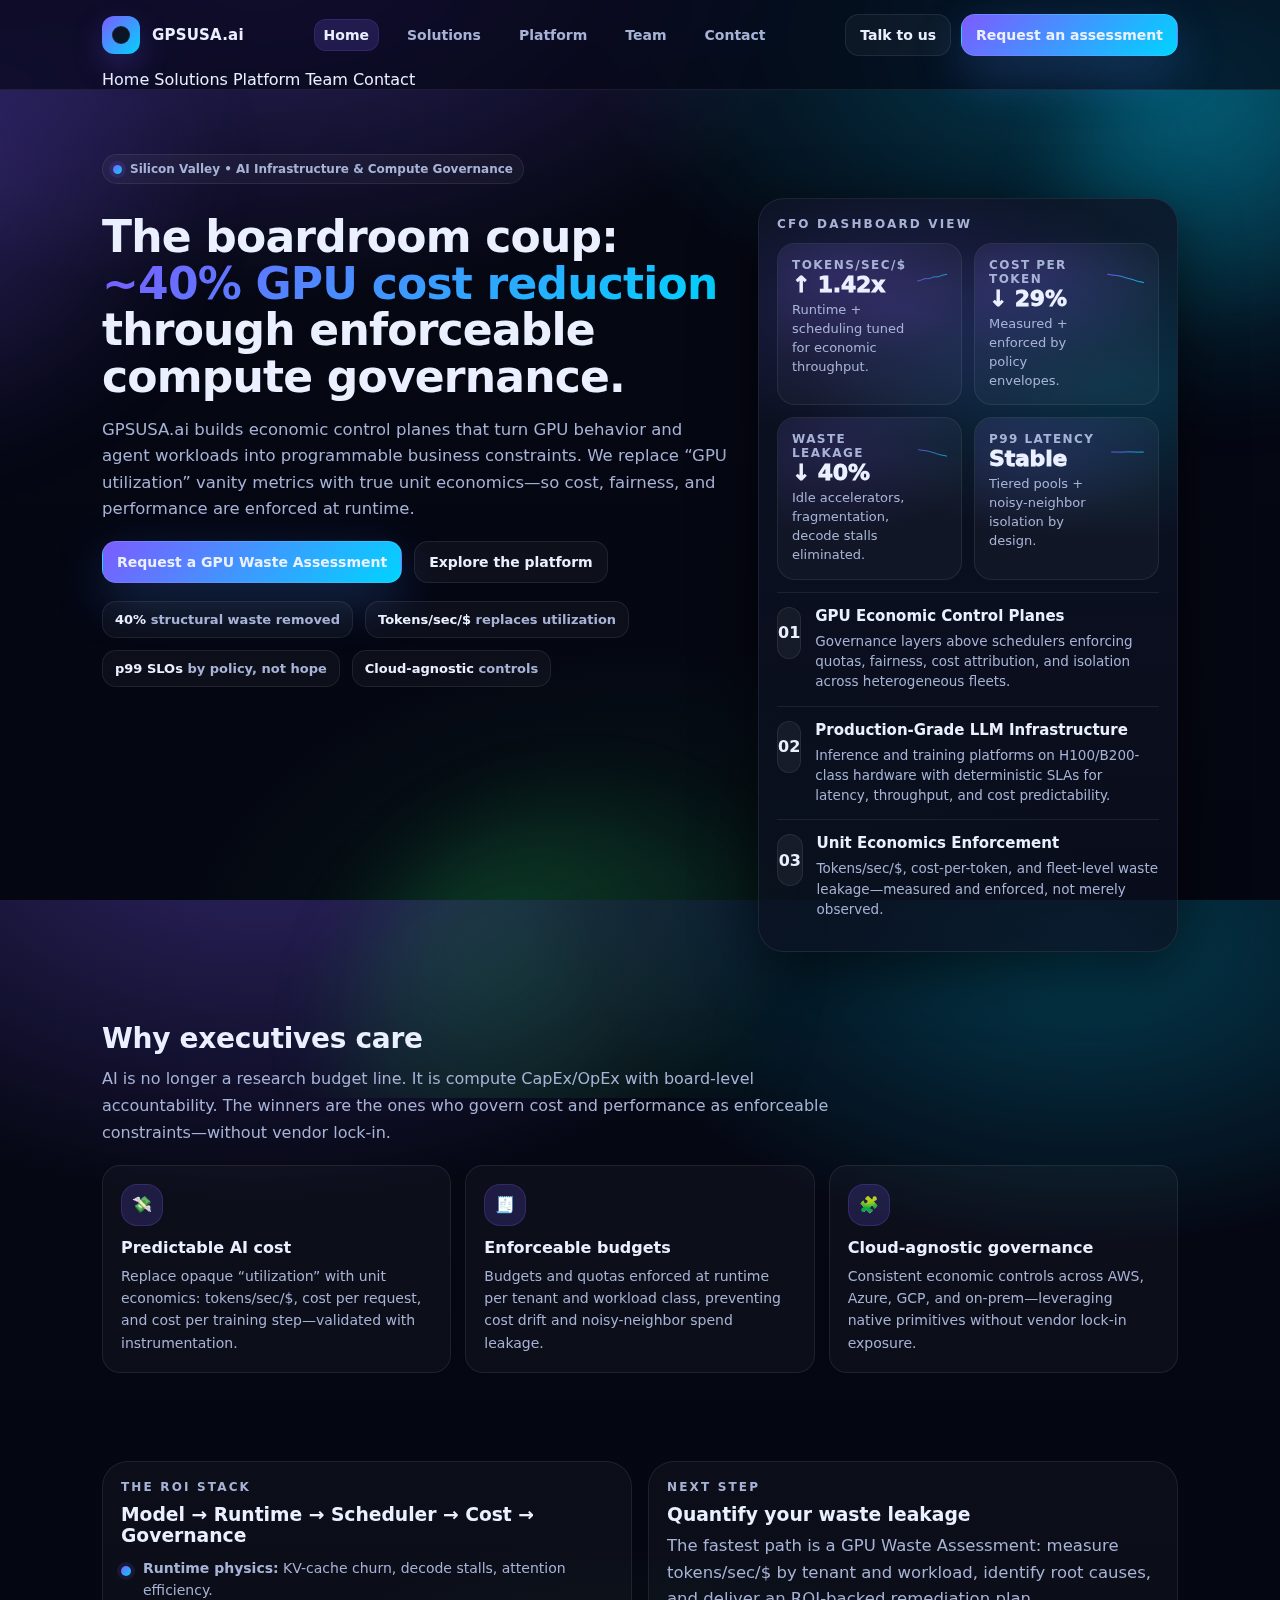
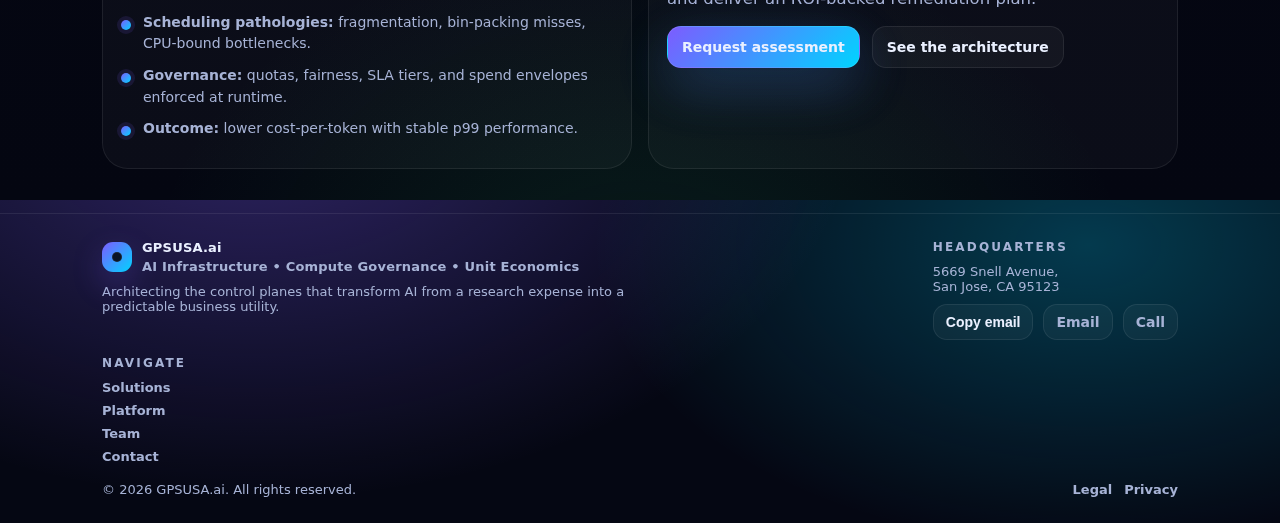
<file: index.html>
<!doctype html>
<html lang="en">
<head>
  <meta charset="utf-8">
  <meta name="viewport" content="width=device-width, initial-scale=1">
  <title>Home | GPSUSA.ai</title>
  <meta name="description" content="GPSUSA.ai — AI Infrastructure & Compute Governance">
  <link rel="icon" href="assets/favicon.svg">
  <link rel="stylesheet" href="assets/styles.css">
</head>
<body>
  <header class="nav">
    <div class="container">
      <div class="row">
        <a class="brand" href="index.html" aria-label="GPSUSA.ai home">
          <div class="logo" aria-hidden="true"></div>
          <span>GPSUSA.ai</span>
        </a>

        <nav class="navlinks" aria-label="Primary">
          <a href="index.html" class="active">Home</a>
<a href="solutions.html" class="">Solutions</a>
<a href="platform.html" class="">Platform</a>
<a href="team.html" class="">Team</a>
<a href="contact.html" class="">Contact</a>
        </nav>

        <div class="cta">
          <a class="btn" href="contact.html">Talk to us</a>
          <a class="btn primary" href="contact.html#request">Request an assessment</a>
          <button class="btn mobile-toggle" data-mobile-toggle aria-expanded="false" aria-controls="mobile-menu">Menu</button>
        </div>
      </div>
      <div id="mobile-menu" class="mobile-menu" data-mobile-menu aria-label="Mobile">
        <a href="index.html" class="active">Home</a>
<a href="solutions.html" class="">Solutions</a>
<a href="platform.html" class="">Platform</a>
<a href="team.html" class="">Team</a>
<a href="contact.html" class="">Contact</a>
      </div>
    </div>
  </header>

  <main>
    
<section class="hero">
  <div class="hero-bg" aria-hidden="true">
    <div class="orb one"></div>
    <div class="orb two"></div>
    <div class="orb three"></div>
  </div>

  <div class="container">
    <div class="badge"><span class="dot"></span> Silicon Valley • AI Infrastructure & Compute Governance</div>

    <div class="grid" style="margin-top:14px">
      <div>
        <h1 class="h1">
          The boardroom coup: <span style="background:linear-gradient(135deg,var(--brand),var(--brand2)); -webkit-background-clip:text; background-clip:text; color:transparent">~40% GPU cost reduction</span>
          through enforceable compute governance.
        </h1>
        <p class="sub">
          GPSUSA.ai builds economic control planes that turn GPU behavior and agent workloads into programmable business constraints.
          We replace “GPU utilization” vanity metrics with true unit economics—so cost, fairness, and performance are enforced at runtime.
        </p>

        <div style="margin-top:18px; display:flex; gap:12px; flex-wrap:wrap">
          <a class="btn primary" href="contact.html#request">Request a GPU Waste Assessment</a>
          <a class="btn" href="platform.html">Explore the platform</a>
        </div>

        <div class="kpis">
          <div class="kpi"><b data-count="40" data-suffix="%">40%</b> structural waste removed</div>
          <div class="kpi"><b>Tokens/sec/$</b> replaces utilization</div>
          <div class="kpi"><b>p99 SLOs</b> by policy, not hope</div>
          <div class="kpi"><b>Cloud-agnostic</b> controls</div>
        </div>
      </div>

      <div class="panel">
        <div class="inner">
          <div class="mini-title">CFO dashboard view</div>

          <div class="dash">
            <div class="metric-row">
              <div class="metric">
                <div class="top">
                  <div>
                    <div class="label">Tokens/sec/$</div>
                    <div class="value">↑ 1.42x</div>
                    <div class="hint">Runtime + scheduling tuned for economic throughput.</div>
                  </div>
                  <svg class="spark" viewBox="0 0 100 40" aria-hidden="true">
                    <defs>
                      <linearGradient id="grad" x1="0" y1="0" x2="1" y2="0">
                        <stop offset="0" stop-color="#7C5CFF"/>
                        <stop offset="1" stop-color="#00D4FF"/>
                      </linearGradient>
                    </defs>
                    <path class="fade" d="M2 30 C 18 28, 22 20, 34 22 C 46 24, 52 14, 62 16 C 72 18, 78 10, 98 8"></path>
                    <path d="M2 30 C 18 28, 22 20, 34 22 C 46 24, 52 14, 62 16 C 72 18, 78 10, 98 8"></path>
                  </svg>
                </div>
              </div>

              <div class="metric">
                <div class="top">
                  <div>
                    <div class="label">Cost per token</div>
                    <div class="value">↓ 29%</div>
                    <div class="hint">Measured + enforced by policy envelopes.</div>
                  </div>
                  <svg class="spark" viewBox="0 0 100 40" aria-hidden="true">
                    <defs>
                      <linearGradient id="grad" x1="0" y1="0" x2="1" y2="0">
                        <stop offset="0" stop-color="#7C5CFF"/>
                        <stop offset="1" stop-color="#00D4FF"/>
                      </linearGradient>
                    </defs>
                    <path class="fade" d="M2 10 C 18 14, 28 12, 40 16 C 56 22, 64 22, 74 26 C 86 31, 92 30, 98 32"></path>
                    <path d="M2 10 C 18 14, 28 12, 40 16 C 56 22, 64 22, 74 26 C 86 31, 92 30, 98 32"></path>
                  </svg>
                </div>
              </div>
            </div>

            <div class="metric-row">
              <div class="metric">
                <div class="top">
                  <div>
                    <div class="label">Waste leakage</div>
                    <div class="value">↓ 40%</div>
                    <div class="hint">Idle accelerators, fragmentation, decode stalls eliminated.</div>
                  </div>
                  <svg class="spark" viewBox="0 0 100 40" aria-hidden="true">
                    <defs>
                      <linearGradient id="grad" x1="0" y1="0" x2="1" y2="0">
                        <stop offset="0" stop-color="#7C5CFF"/>
                        <stop offset="1" stop-color="#00D4FF"/>
                      </linearGradient>
                    </defs>
                    <path class="fade" d="M2 12 C 16 16, 26 14, 38 18 C 52 22, 60 24, 70 28 C 82 32, 90 31, 98 34"></path>
                    <path d="M2 12 C 16 16, 26 14, 38 18 C 52 22, 60 24, 70 28 C 82 32, 90 31, 98 34"></path>
                  </svg>
                </div>
              </div>

              <div class="metric">
                <div class="top">
                  <div>
                    <div class="label">p99 latency</div>
                    <div class="value">Stable</div>
                    <div class="hint">Tiered pools + noisy-neighbor isolation by design.</div>
                  </div>
                  <svg class="spark" viewBox="0 0 100 40" aria-hidden="true">
                    <defs>
                      <linearGradient id="grad" x1="0" y1="0" x2="1" y2="0">
                        <stop offset="0" stop-color="#7C5CFF"/>
                        <stop offset="1" stop-color="#00D4FF"/>
                      </linearGradient>
                    </defs>
                    <path class="fade" d="M2 20 C 18 20, 30 21, 40 20 C 55 19, 64 20, 74 20 C 86 21, 92 20, 98 20"></path>
                    <path d="M2 20 C 18 20, 30 21, 40 20 C 55 19, 64 20, 74 20 C 86 21, 92 20, 98 20"></path>
                  </svg>
                </div>
              </div>
            </div>
          </div>

          <div class="stat" style="margin-top:12px">
            <div class="num">01</div>
            <div>
              <h3>GPU Economic Control Planes</h3>
              <p>Governance layers above schedulers enforcing quotas, fairness, cost attribution, and isolation across heterogeneous fleets.</p>
            </div>
          </div>
          <div class="stat">
            <div class="num">02</div>
            <div>
              <h3>Production-Grade LLM Infrastructure</h3>
              <p>Inference and training platforms on H100/B200-class hardware with deterministic SLAs for latency, throughput, and cost predictability.</p>
            </div>
          </div>
          <div class="stat">
            <div class="num">03</div>
            <div>
              <h3>Unit Economics Enforcement</h3>
              <p>Tokens/sec/$, cost-per-token, and fleet-level waste leakage—measured and enforced, not merely observed.</p>
            </div>
          </div>

        </div>
      </div>
    </div>
  </div>
</section>

<section class="section">
  <div class="container">
    <h2>Why executives care</h2>
    <p class="lead">
      AI is no longer a research budget line. It is compute CapEx/OpEx with board-level accountability. The winners are the ones
      who govern cost and performance as enforceable constraints—without vendor lock-in.
    </p>

    <div class="cards">
      <div class="card">
        <div class="icon">💸</div>
        <h3>Predictable AI cost</h3>
        <p>Replace opaque “utilization” with unit economics: tokens/sec/$, cost per request, and cost per training step—validated with instrumentation.</p>
      </div>
      <div class="card">
        <div class="icon">🧾</div>
        <h3>Enforceable budgets</h3>
        <p>Budgets and quotas enforced at runtime per tenant and workload class, preventing cost drift and noisy-neighbor spend leakage.</p>
      </div>
      <div class="card">
        <div class="icon">🧩</div>
        <h3>Cloud-agnostic governance</h3>
        <p>Consistent economic controls across AWS, Azure, GCP, and on-prem—leveraging native primitives without vendor lock-in exposure.</p>
      </div>
    </div>
  </div>
</section>

<section class="section">
  <div class="container">
    <div class="split">
      <div class="block">
        <div class="smallcaps">The ROI stack</div>
        <h3 style="margin-top:10px">Model → Runtime → Scheduler → Cost → Governance</h3>
        <ul class="list">
          <li><b>Runtime physics:</b> KV-cache churn, decode stalls, attention efficiency.</li>
          <li><b>Scheduling pathologies:</b> fragmentation, bin-packing misses, CPU-bound bottlenecks.</li>
          <li><b>Governance:</b> quotas, fairness, SLA tiers, and spend envelopes enforced at runtime.</li>
          <li><b>Outcome:</b> lower cost-per-token with stable p99 performance.</li>
        </ul>
      </div>
      <div class="block">
        <div class="smallcaps">Next step</div>
        <h3 style="margin-top:10px">Quantify your waste leakage</h3>
        <p class="sub" style="margin:0">
          The fastest path is a GPU Waste Assessment: measure tokens/sec/$ by tenant and workload, identify root causes, and deliver an ROI-backed remediation plan.
        </p>
        <div style="margin-top:14px; display:flex; gap:12px; flex-wrap:wrap">
          <a class="btn primary" href="contact.html#request">Request assessment</a>
          <a class="btn" href="platform.html">See the architecture</a>
        </div>
      </div>
    </div>
  </div>
</section>

  </main>

  <footer class="footer">
    <div class="container">
      <div class="row">
        <div>
          <div class="brand" style="gap:10px">
            <div class="logo" style="width:30px;height:30px;border-radius:11px"></div>
            <div>
              <div style="font-weight:900;color:var(--text);">GPSUSA.ai</div>
              <div style="margin-top:4px">AI Infrastructure • Compute Governance • Unit Economics</div>
            </div>
          </div>
          <div style="margin-top:10px; max-width:72ch">
            Architecting the control planes that transform AI from a research expense into a predictable business utility.
          </div>
        </div>
        <div style="min-width:240px">
          <div class="smallcaps">Headquarters</div>
          <div style="margin-top:10px">
            5669 Snell Avenue,<br>San Jose, CA 95123
          </div>
          <div style="margin-top:10px; display:flex; gap:10px; flex-wrap:wrap">
            <button class="btn" data-copy="info@gpscorpusa.com" style="padding:9px 12px">Copy email</button>
            <a class="btn" href="mailto:info@gpscorpusa.com" style="padding:9px 12px">Email</a>
            <a class="btn" href="tel:+14089073906" style="padding:9px 12px">Call</a>
          </div>
        </div>
        <div style="min-width:220px">
          <div class="smallcaps">Navigate</div>
          <div style="margin-top:10px; display:grid; gap:8px">
            <a href="solutions.html">Solutions</a>
            <a href="platform.html">Platform</a>
            <a href="team.html">Team</a>
            <a href="contact.html">Contact</a>
          </div>
        </div>
      </div>

      <div style="margin-top:18px; display:flex; justify-content:space-between; gap:12px; flex-wrap:wrap">
        <div>© 2026 GPSUSA.ai. All rights reserved.</div>
        <div style="display:flex; gap:12px">
          <a href="contact.html#legal">Legal</a>
          <a href="contact.html#privacy">Privacy</a>
        </div>
      </div>
    </div>
  </footer>

  <script src="assets/app.js"></script>
</body>
</html>
</file>
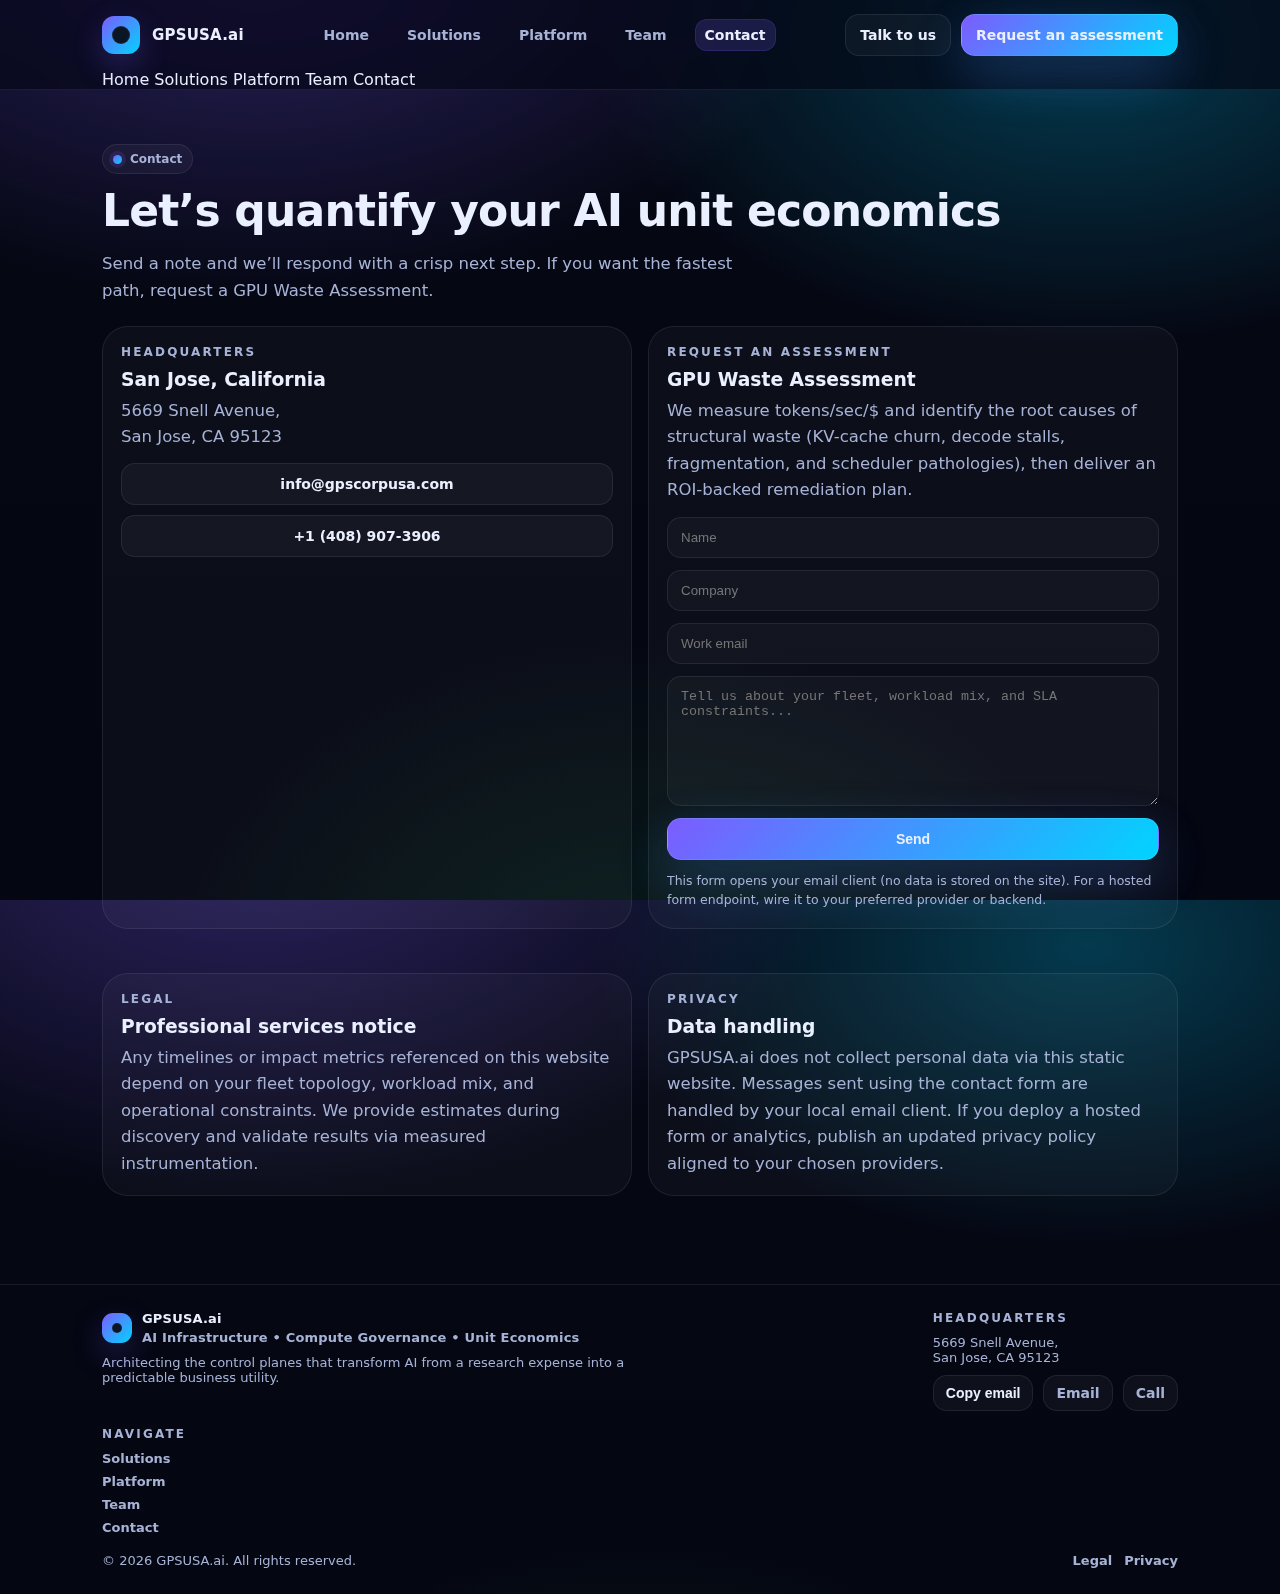
<file: contact.html>
<!doctype html>
<html lang="en">
<head>
  <meta charset="utf-8">
  <meta name="viewport" content="width=device-width, initial-scale=1">
  <title>Contact | GPSUSA.ai</title>
  <meta name="description" content="GPSUSA.ai — AI Infrastructure & Compute Governance">
  <link rel="icon" href="assets/favicon.svg">
  <link rel="stylesheet" href="assets/styles.css">
</head>
<body>
  <header class="nav">
    <div class="container">
      <div class="row">
        <a class="brand" href="index.html" aria-label="GPSUSA.ai home">
          <div class="logo" aria-hidden="true"></div>
          <span>GPSUSA.ai</span>
        </a>

        <nav class="navlinks" aria-label="Primary">
          <a href="index.html" class="">Home</a>
<a href="solutions.html" class="">Solutions</a>
<a href="platform.html" class="">Platform</a>
<a href="team.html" class="">Team</a>
<a href="contact.html" class="active">Contact</a>
        </nav>

        <div class="cta">
          <a class="btn" href="contact.html">Talk to us</a>
          <a class="btn primary" href="contact.html#request">Request an assessment</a>
          <button class="btn mobile-toggle" data-mobile-toggle aria-expanded="false" aria-controls="mobile-menu">Menu</button>
        </div>
      </div>
      <div id="mobile-menu" class="mobile-menu" data-mobile-menu aria-label="Mobile">
        <a href="index.html" class="">Home</a>
<a href="solutions.html" class="">Solutions</a>
<a href="platform.html" class="">Platform</a>
<a href="team.html" class="">Team</a>
<a href="contact.html" class="active">Contact</a>
      </div>
    </div>
  </header>

  <main>
    
<section class="section" style="padding-top:54px">
  <div class="container">
    <div class="badge"><span class="dot"></span> Contact</div>
    <h1 class="h1" style="margin-top:14px">Let’s quantify your AI unit economics</h1>
    <p class="sub">
      Send a note and we’ll respond with a crisp next step. If you want the fastest path, request a GPU Waste Assessment.
    </p>

    <div class="split" style="margin-top:22px">
      <div class="block">
        <div class="smallcaps">Headquarters</div>
        <h3 style="margin-top:10px">San Jose, California</h3>
        <p class="sub" style="margin:0">
          5669 Snell Avenue,<br>San Jose, CA 95123
        </p>
        <div style="margin-top:12px; display:grid; gap:10px">
          <a class="btn" href="mailto:info@gpscorpusa.com">info@gpscorpusa.com</a>
          <a class="btn" href="tel:+14089073906">+1 (408) 907-3906</a>
        </div>
      </div>

      <div class="block" id="request">
        <div class="smallcaps">Request an assessment</div>
        <h3 style="margin-top:10px">GPU Waste Assessment</h3>
        <p class="sub" style="margin:0">
          We measure tokens/sec/$ and identify the root causes of structural waste (KV-cache churn, decode stalls,
          fragmentation, and scheduler pathologies), then deliver an ROI-backed remediation plan.
        </p>

        <form class="form" style="margin-top:14px" action="mailto:info@gpscorpusa.com" method="post" enctype="text/plain">
          <input class="input" name="name" placeholder="Name" required>
          <input class="input" name="company" placeholder="Company">
          <input class="input" name="email" type="email" placeholder="Work email" required>
          <textarea class="textarea" name="message" placeholder="Tell us about your fleet, workload mix, and SLA constraints..." required></textarea>
          <button class="btn primary" type="submit">Send</button>
          <div class="note">
            This form opens your email client (no data is stored on the site). For a hosted form endpoint,
            wire it to your preferred provider or backend.
          </div>
        </form>
      </div>
    </div>

    <div class="section" style="padding-left:0; padding-right:0">
      <div class="split">
        <div class="block" id="legal">
          <div class="smallcaps">Legal</div>
          <h3 style="margin-top:10px">Professional services notice</h3>
          <p class="sub" style="margin:0">
            Any timelines or impact metrics referenced on this website depend on your fleet topology, workload mix, and operational constraints.
            We provide estimates during discovery and validate results via measured instrumentation.
          </p>
        </div>
        <div class="block" id="privacy">
          <div class="smallcaps">Privacy</div>
          <h3 style="margin-top:10px">Data handling</h3>
          <p class="sub" style="margin:0">
            GPSUSA.ai does not collect personal data via this static website. Messages sent using the contact form are handled by your local email client.
            If you deploy a hosted form or analytics, publish an updated privacy policy aligned to your chosen providers.
          </p>
        </div>
      </div>
    </div>
  </div>
</section>

  </main>

  <footer class="footer">
    <div class="container">
      <div class="row">
        <div>
          <div class="brand" style="gap:10px">
            <div class="logo" style="width:30px;height:30px;border-radius:11px"></div>
            <div>
              <div style="font-weight:900;color:var(--text);">GPSUSA.ai</div>
              <div style="margin-top:4px">AI Infrastructure • Compute Governance • Unit Economics</div>
            </div>
          </div>
          <div style="margin-top:10px; max-width:72ch">
            Architecting the control planes that transform AI from a research expense into a predictable business utility.
          </div>
        </div>
        <div style="min-width:240px">
          <div class="smallcaps">Headquarters</div>
          <div style="margin-top:10px">
            5669 Snell Avenue,<br>San Jose, CA 95123
          </div>
          <div style="margin-top:10px; display:flex; gap:10px; flex-wrap:wrap">
            <button class="btn" data-copy="info@gpscorpusa.com" style="padding:9px 12px">Copy email</button>
            <a class="btn" href="mailto:info@gpscorpusa.com" style="padding:9px 12px">Email</a>
            <a class="btn" href="tel:+14089073906" style="padding:9px 12px">Call</a>
          </div>
        </div>
        <div style="min-width:220px">
          <div class="smallcaps">Navigate</div>
          <div style="margin-top:10px; display:grid; gap:8px">
            <a href="solutions.html">Solutions</a>
            <a href="platform.html">Platform</a>
            <a href="team.html">Team</a>
            <a href="contact.html">Contact</a>
          </div>
        </div>
      </div>

      <div style="margin-top:18px; display:flex; justify-content:space-between; gap:12px; flex-wrap:wrap">
        <div>© 2026 GPSUSA.ai. All rights reserved.</div>
        <div style="display:flex; gap:12px">
          <a href="contact.html#legal">Legal</a>
          <a href="contact.html#privacy">Privacy</a>
        </div>
      </div>
    </div>
  </footer>

  <script src="assets/app.js"></script>
</body>
</html>
</file>
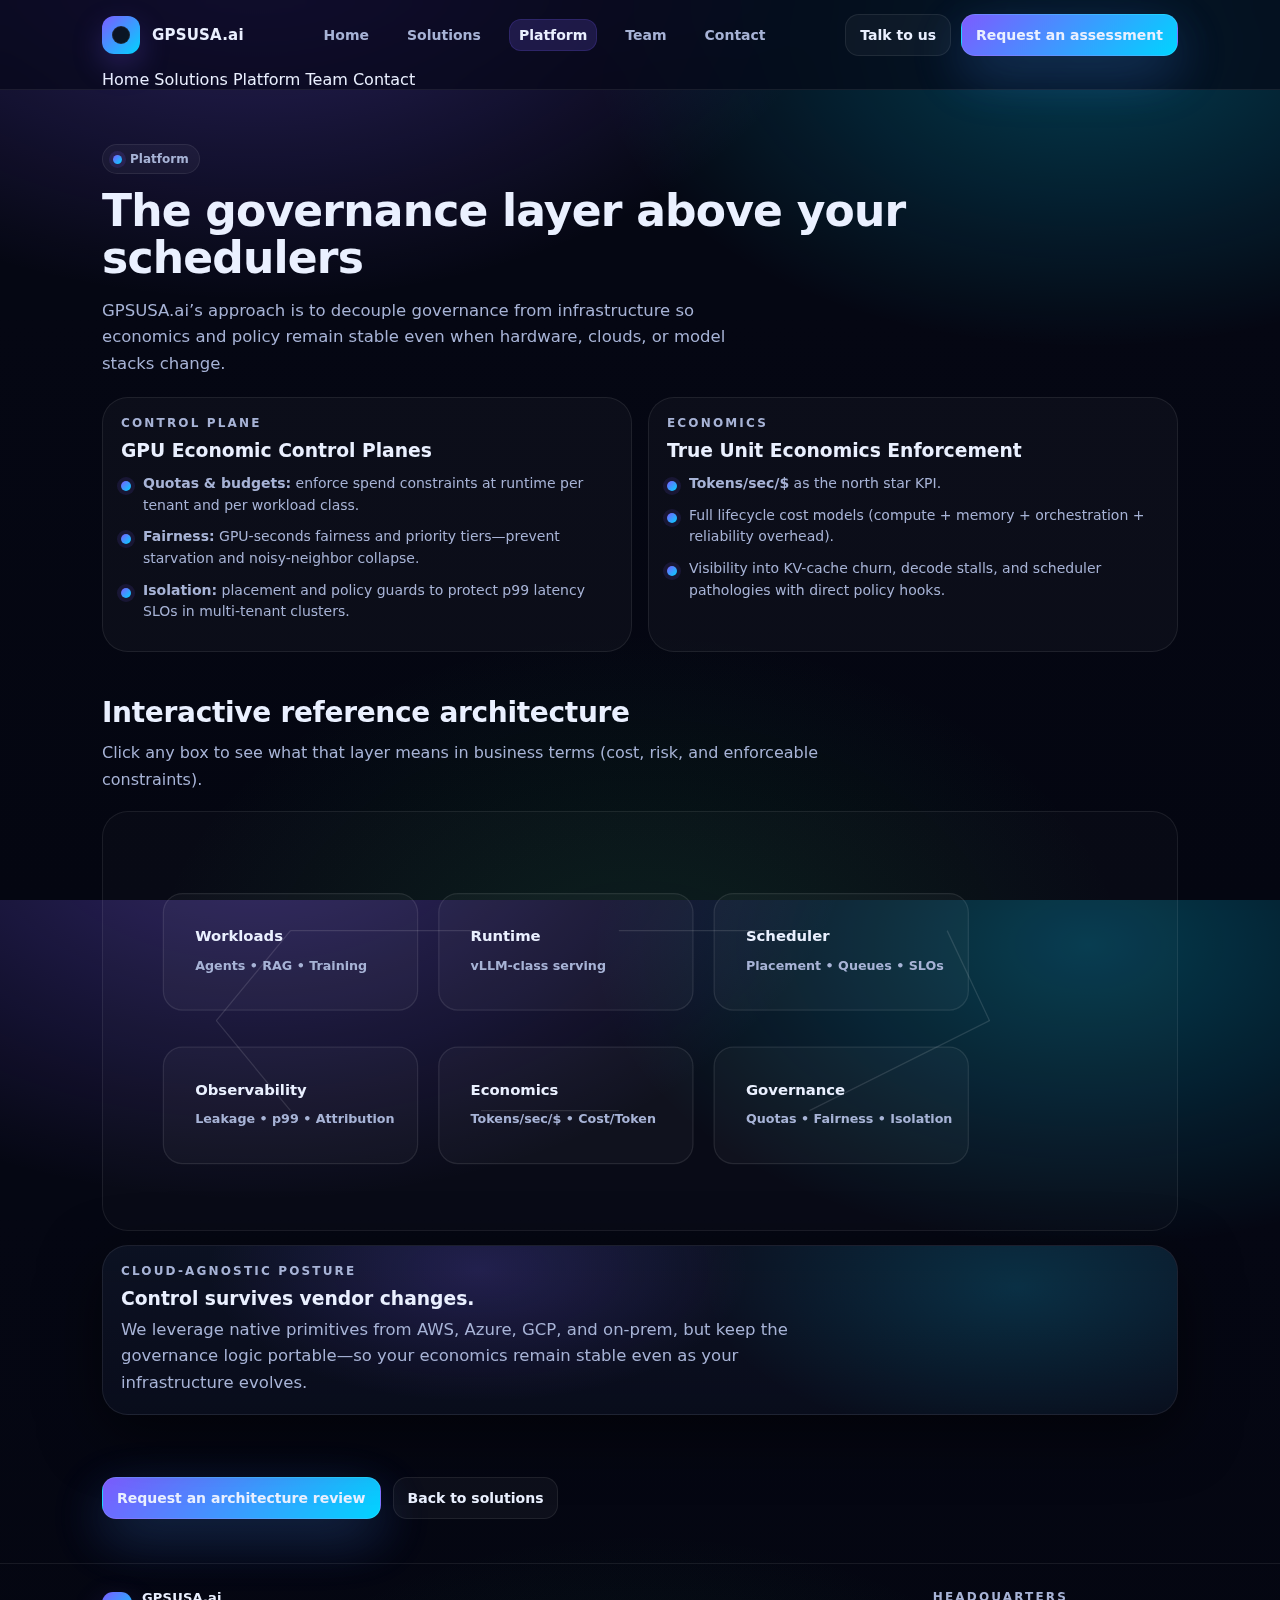
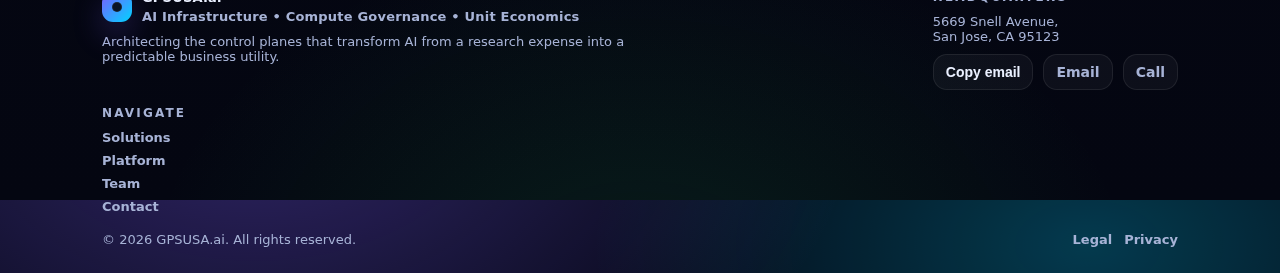
<file: platform.html>
<!doctype html>
<html lang="en">
<head>
  <meta charset="utf-8">
  <meta name="viewport" content="width=device-width, initial-scale=1">
  <title>Platform | GPSUSA.ai</title>
  <meta name="description" content="GPSUSA.ai — AI Infrastructure & Compute Governance">
  <link rel="icon" href="assets/favicon.svg">
  <link rel="stylesheet" href="assets/styles.css">
</head>
<body>
  <header class="nav">
    <div class="container">
      <div class="row">
        <a class="brand" href="index.html" aria-label="GPSUSA.ai home">
          <div class="logo" aria-hidden="true"></div>
          <span>GPSUSA.ai</span>
        </a>

        <nav class="navlinks" aria-label="Primary">
          <a href="index.html" class="">Home</a>
<a href="solutions.html" class="">Solutions</a>
<a href="platform.html" class="active">Platform</a>
<a href="team.html" class="">Team</a>
<a href="contact.html" class="">Contact</a>
        </nav>

        <div class="cta">
          <a class="btn" href="contact.html">Talk to us</a>
          <a class="btn primary" href="contact.html#request">Request an assessment</a>
          <button class="btn mobile-toggle" data-mobile-toggle aria-expanded="false" aria-controls="mobile-menu">Menu</button>
        </div>
      </div>
      <div id="mobile-menu" class="mobile-menu" data-mobile-menu aria-label="Mobile">
        <a href="index.html" class="">Home</a>
<a href="solutions.html" class="">Solutions</a>
<a href="platform.html" class="active">Platform</a>
<a href="team.html" class="">Team</a>
<a href="contact.html" class="">Contact</a>
      </div>
    </div>
  </header>

  <main>
    
<section class="section" style="padding-top:54px">
  <div class="container">
    <div class="badge"><span class="dot"></span> Platform</div>
    <h1 class="h1" style="margin-top:14px">The governance layer above your schedulers</h1>
    <p class="sub">
      GPSUSA.ai’s approach is to decouple governance from infrastructure so economics and policy remain stable even when
      hardware, clouds, or model stacks change.
    </p>

    <div class="split" style="margin-top:20px">
      <div class="block">
        <div class="smallcaps">Control plane</div>
        <h3 style="margin-top:10px">GPU Economic Control Planes</h3>
        <ul class="list">
          <li><b>Quotas & budgets:</b> enforce spend constraints at runtime per tenant and per workload class.</li>
          <li><b>Fairness:</b> GPU-seconds fairness and priority tiers—prevent starvation and noisy-neighbor collapse.</li>
          <li><b>Isolation:</b> placement and policy guards to protect p99 latency SLOs in multi-tenant clusters.</li>
        </ul>
      </div>
      <div class="block">
        <div class="smallcaps">Economics</div>
        <h3 style="margin-top:10px">True Unit Economics Enforcement</h3>
        <ul class="list">
          <li><b>Tokens/sec/$</b> as the north star KPI.</li>
          <li>Full lifecycle cost models (compute + memory + orchestration + reliability overhead).</li>
          <li>Visibility into KV-cache churn, decode stalls, and scheduler pathologies with direct policy hooks.</li>
        </ul>
      </div>
    </div>

    <div class="section" style="padding-left:0; padding-right:0">
      <h2>Interactive reference architecture</h2>
      <p class="lead">Click any box to see what that layer means in business terms (cost, risk, and enforceable constraints).</p>

      <div class="arch">
        <svg viewBox="0 0 980 360" role="img" aria-label="GPSUSA.ai reference architecture">
          <line class="edge" x1="160" y1="95" x2="340" y2="95"/>
          <line class="edge" x1="470" y1="95" x2="650" y2="95"/>
          <line class="edge" x1="780" y1="95" x2="820" y2="180"/>
          <line class="edge" x1="820" y1="180" x2="650" y2="265"/>
          <line class="edge" x1="470" y1="265" x2="340" y2="265"/>
          <line class="edge" x1="160" y1="265" x2="90" y2="180"/>
          <line class="edge" x1="90" y1="180" x2="160" y2="95"/>

          <g class="node" tabindex="0" data-arch-node="workloads">
            <rect x="40" y="60" rx="18" ry="18" width="240" height="110"></rect>
            <text x="70" y="105">Workloads</text>
            <text class="subt" x="70" y="132">Agents • RAG • Training</text>
          </g>

          <g class="node" tabindex="0" data-arch-node="runtime">
            <rect x="300" y="60" rx="18" ry="18" width="240" height="110"></rect>
            <text x="330" y="105">Runtime</text>
            <text class="subt" x="330" y="132">vLLM-class serving</text>
          </g>

          <g class="node" tabindex="0" data-arch-node="scheduler">
            <rect x="560" y="60" rx="18" ry="18" width="240" height="110"></rect>
            <text x="590" y="105">Scheduler</text>
            <text class="subt" x="590" y="132">Placement • Queues • SLOs</text>
          </g>

          <g class="node" tabindex="0" data-arch-node="governance">
            <rect x="560" y="205" rx="18" ry="18" width="240" height="110"></rect>
            <text x="590" y="250">Governance</text>
            <text class="subt" x="590" y="277">Quotas • Fairness • Isolation</text>
          </g>

          <g class="node" tabindex="0" data-arch-node="economics">
            <rect x="300" y="205" rx="18" ry="18" width="240" height="110"></rect>
            <text x="330" y="250">Economics</text>
            <text class="subt" x="330" y="277">Tokens/sec/$ • Cost/Token</text>
          </g>

          <g class="node" tabindex="0" data-arch-node="economics">
            <rect x="40" y="205" rx="18" ry="18" width="240" height="110"></rect>
            <text x="70" y="250">Observability</text>
            <text class="subt" x="70" y="277">Leakage • p99 • Attribution</text>
          </g>
        </svg>
      </div>

      <div class="panel" style="margin-top:14px">
        <div class="inner">
          <div class="mini-title">Cloud-agnostic posture</div>
          <h3 style="margin:10px 0 8px">Control survives vendor changes.</h3>
          <p class="sub" style="margin:0">
            We leverage native primitives from AWS, Azure, GCP, and on-prem, but keep the governance logic portable—so your economics
            remain stable even as your infrastructure evolves.
          </p>
        </div>
      </div>
    </div>

    <div style="margin-top:18px; display:flex; gap:12px; flex-wrap:wrap">
      <a class="btn primary" href="contact.html#request">Request an architecture review</a>
      <a class="btn" href="solutions.html">Back to solutions</a>
    </div>
  </div>
</section>

<div class="modal" data-arch-modal aria-hidden="true">
  <div class="modal-card" role="dialog" aria-modal="true" aria-label="Architecture details">
    <div class="modal-head">
      <div>
        <div class="modal-title" data-arch-title>Title</div>
        <div class="modal-desc" data-arch-desc>Description</div>
      </div>
      <button class="btn modal-close" data-arch-close>Close</button>
    </div>
  </div>
</div>

  </main>

  <footer class="footer">
    <div class="container">
      <div class="row">
        <div>
          <div class="brand" style="gap:10px">
            <div class="logo" style="width:30px;height:30px;border-radius:11px"></div>
            <div>
              <div style="font-weight:900;color:var(--text);">GPSUSA.ai</div>
              <div style="margin-top:4px">AI Infrastructure • Compute Governance • Unit Economics</div>
            </div>
          </div>
          <div style="margin-top:10px; max-width:72ch">
            Architecting the control planes that transform AI from a research expense into a predictable business utility.
          </div>
        </div>
        <div style="min-width:240px">
          <div class="smallcaps">Headquarters</div>
          <div style="margin-top:10px">
            5669 Snell Avenue,<br>San Jose, CA 95123
          </div>
          <div style="margin-top:10px; display:flex; gap:10px; flex-wrap:wrap">
            <button class="btn" data-copy="info@gpscorpusa.com" style="padding:9px 12px">Copy email</button>
            <a class="btn" href="mailto:info@gpscorpusa.com" style="padding:9px 12px">Email</a>
            <a class="btn" href="tel:+14089073906" style="padding:9px 12px">Call</a>
          </div>
        </div>
        <div style="min-width:220px">
          <div class="smallcaps">Navigate</div>
          <div style="margin-top:10px; display:grid; gap:8px">
            <a href="solutions.html">Solutions</a>
            <a href="platform.html">Platform</a>
            <a href="team.html">Team</a>
            <a href="contact.html">Contact</a>
          </div>
        </div>
      </div>

      <div style="margin-top:18px; display:flex; justify-content:space-between; gap:12px; flex-wrap:wrap">
        <div>© 2026 GPSUSA.ai. All rights reserved.</div>
        <div style="display:flex; gap:12px">
          <a href="contact.html#legal">Legal</a>
          <a href="contact.html#privacy">Privacy</a>
        </div>
      </div>
    </div>
  </footer>

  <script src="assets/app.js"></script>
</body>
</html>
</file>
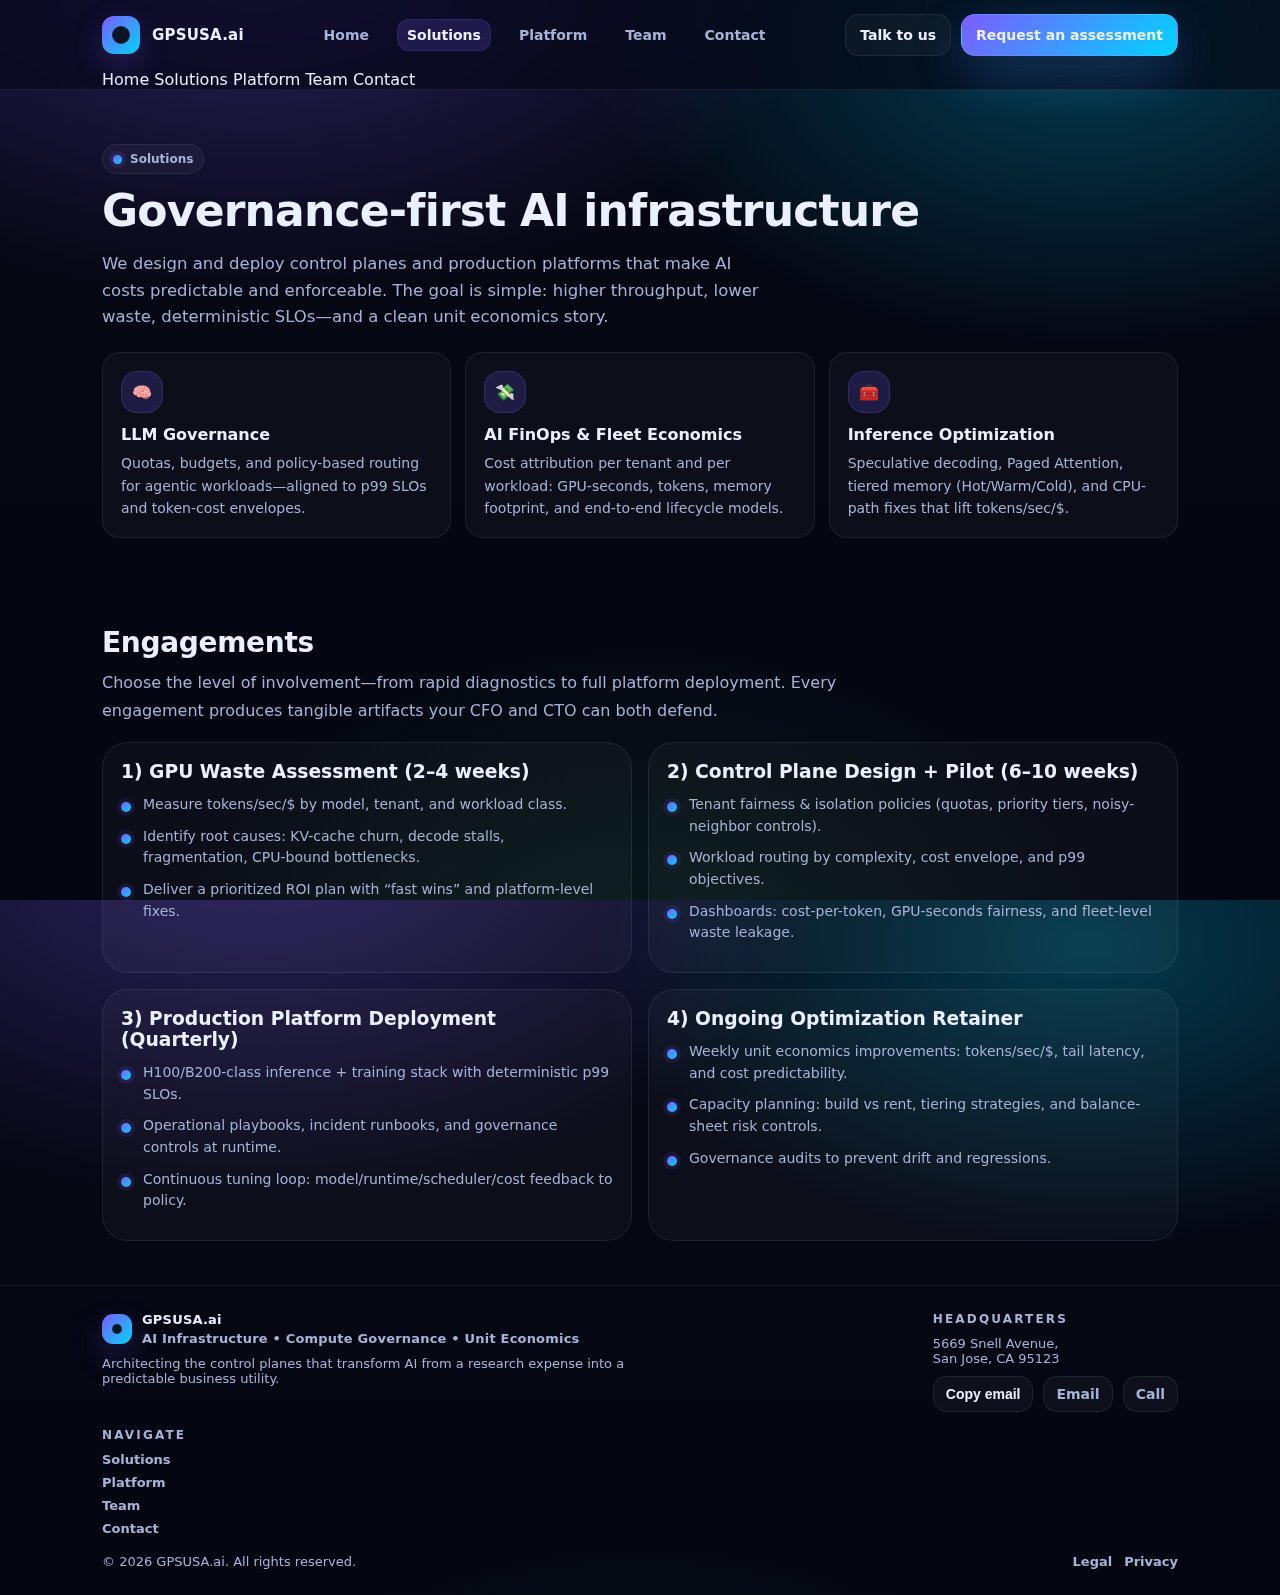
<file: solutions.html>
<!doctype html>
<html lang="en">
<head>
  <meta charset="utf-8">
  <meta name="viewport" content="width=device-width, initial-scale=1">
  <title>Solutions | GPSUSA.ai</title>
  <meta name="description" content="GPSUSA.ai — AI Infrastructure & Compute Governance">
  <link rel="icon" href="assets/favicon.svg">
  <link rel="stylesheet" href="assets/styles.css">
</head>
<body>
  <header class="nav">
    <div class="container">
      <div class="row">
        <a class="brand" href="index.html" aria-label="GPSUSA.ai home">
          <div class="logo" aria-hidden="true"></div>
          <span>GPSUSA.ai</span>
        </a>

        <nav class="navlinks" aria-label="Primary">
          <a href="index.html" class="">Home</a>
<a href="solutions.html" class="active">Solutions</a>
<a href="platform.html" class="">Platform</a>
<a href="team.html" class="">Team</a>
<a href="contact.html" class="">Contact</a>
        </nav>

        <div class="cta">
          <a class="btn" href="contact.html">Talk to us</a>
          <a class="btn primary" href="contact.html#request">Request an assessment</a>
          <button class="btn mobile-toggle" data-mobile-toggle aria-expanded="false" aria-controls="mobile-menu">Menu</button>
        </div>
      </div>
      <div id="mobile-menu" class="mobile-menu" data-mobile-menu aria-label="Mobile">
        <a href="index.html" class="">Home</a>
<a href="solutions.html" class="active">Solutions</a>
<a href="platform.html" class="">Platform</a>
<a href="team.html" class="">Team</a>
<a href="contact.html" class="">Contact</a>
      </div>
    </div>
  </header>

  <main>
    
<section class="section" style="padding-top:54px">
  <div class="container">
    <div class="badge"><span class="dot"></span> Solutions</div>
    <h1 class="h1" style="margin-top:14px">Governance-first AI infrastructure</h1>
    <p class="sub">
      We design and deploy control planes and production platforms that make AI costs predictable and enforceable.
      The goal is simple: higher throughput, lower waste, deterministic SLOs—and a clean unit economics story.
    </p>

    <div class="cards" style="margin-top:22px">
      <div class="card">
        <div class="icon">🧠</div>
        <h3>LLM Governance</h3>
        <p>Quotas, budgets, and policy-based routing for agentic workloads—aligned to p99 SLOs and token-cost envelopes.</p>
      </div>
      <div class="card">
        <div class="icon">💸</div>
        <h3>AI FinOps & Fleet Economics</h3>
        <p>Cost attribution per tenant and per workload: GPU-seconds, tokens, memory footprint, and end-to-end lifecycle models.</p>
      </div>
      <div class="card">
        <div class="icon">🧰</div>
        <h3>Inference Optimization</h3>
        <p>Speculative decoding, Paged Attention, tiered memory (Hot/Warm/Cold), and CPU-path fixes that lift tokens/sec/$.</p>
      </div>
    </div>
  </div>
</section>

<section class="section">
  <div class="container">
    <h2>Engagements</h2>
    <p class="lead">
      Choose the level of involvement—from rapid diagnostics to full platform deployment. Every engagement produces tangible artifacts
      your CFO and CTO can both defend.
    </p>

    <div class="split">
      <div class="block">
        <h3>1) GPU Waste Assessment (2–4 weeks)</h3>
        <ul class="list">
          <li>Measure tokens/sec/$ by model, tenant, and workload class.</li>
          <li>Identify root causes: KV-cache churn, decode stalls, fragmentation, CPU-bound bottlenecks.</li>
          <li>Deliver a prioritized ROI plan with “fast wins” and platform-level fixes.</li>
        </ul>
      </div>
      <div class="block">
        <h3>2) Control Plane Design + Pilot (6–10 weeks)</h3>
        <ul class="list">
          <li>Tenant fairness & isolation policies (quotas, priority tiers, noisy-neighbor controls).</li>
          <li>Workload routing by complexity, cost envelope, and p99 objectives.</li>
          <li>Dashboards: cost-per-token, GPU-seconds fairness, and fleet-level waste leakage.</li>
        </ul>
      </div>
      <div class="block">
        <h3>3) Production Platform Deployment (Quarterly)</h3>
        <ul class="list">
          <li>H100/B200-class inference + training stack with deterministic p99 SLOs.</li>
          <li>Operational playbooks, incident runbooks, and governance controls at runtime.</li>
          <li>Continuous tuning loop: model/runtime/scheduler/cost feedback to policy.</li>
        </ul>
      </div>
      <div class="block">
        <h3>4) Ongoing Optimization Retainer</h3>
        <ul class="list">
          <li>Weekly unit economics improvements: tokens/sec/$, tail latency, and cost predictability.</li>
          <li>Capacity planning: build vs rent, tiering strategies, and balance-sheet risk controls.</li>
          <li>Governance audits to prevent drift and regressions.</li>
        </ul>
      </div>
    </div>
  </div>
</section>

  </main>

  <footer class="footer">
    <div class="container">
      <div class="row">
        <div>
          <div class="brand" style="gap:10px">
            <div class="logo" style="width:30px;height:30px;border-radius:11px"></div>
            <div>
              <div style="font-weight:900;color:var(--text);">GPSUSA.ai</div>
              <div style="margin-top:4px">AI Infrastructure • Compute Governance • Unit Economics</div>
            </div>
          </div>
          <div style="margin-top:10px; max-width:72ch">
            Architecting the control planes that transform AI from a research expense into a predictable business utility.
          </div>
        </div>
        <div style="min-width:240px">
          <div class="smallcaps">Headquarters</div>
          <div style="margin-top:10px">
            5669 Snell Avenue,<br>San Jose, CA 95123
          </div>
          <div style="margin-top:10px; display:flex; gap:10px; flex-wrap:wrap">
            <button class="btn" data-copy="info@gpscorpusa.com" style="padding:9px 12px">Copy email</button>
            <a class="btn" href="mailto:info@gpscorpusa.com" style="padding:9px 12px">Email</a>
            <a class="btn" href="tel:+14089073906" style="padding:9px 12px">Call</a>
          </div>
        </div>
        <div style="min-width:220px">
          <div class="smallcaps">Navigate</div>
          <div style="margin-top:10px; display:grid; gap:8px">
            <a href="solutions.html">Solutions</a>
            <a href="platform.html">Platform</a>
            <a href="team.html">Team</a>
            <a href="contact.html">Contact</a>
          </div>
        </div>
      </div>

      <div style="margin-top:18px; display:flex; justify-content:space-between; gap:12px; flex-wrap:wrap">
        <div>© 2026 GPSUSA.ai. All rights reserved.</div>
        <div style="display:flex; gap:12px">
          <a href="contact.html#legal">Legal</a>
          <a href="contact.html#privacy">Privacy</a>
        </div>
      </div>
    </div>
  </footer>

  <script src="assets/app.js"></script>
</body>
</html>
</file>
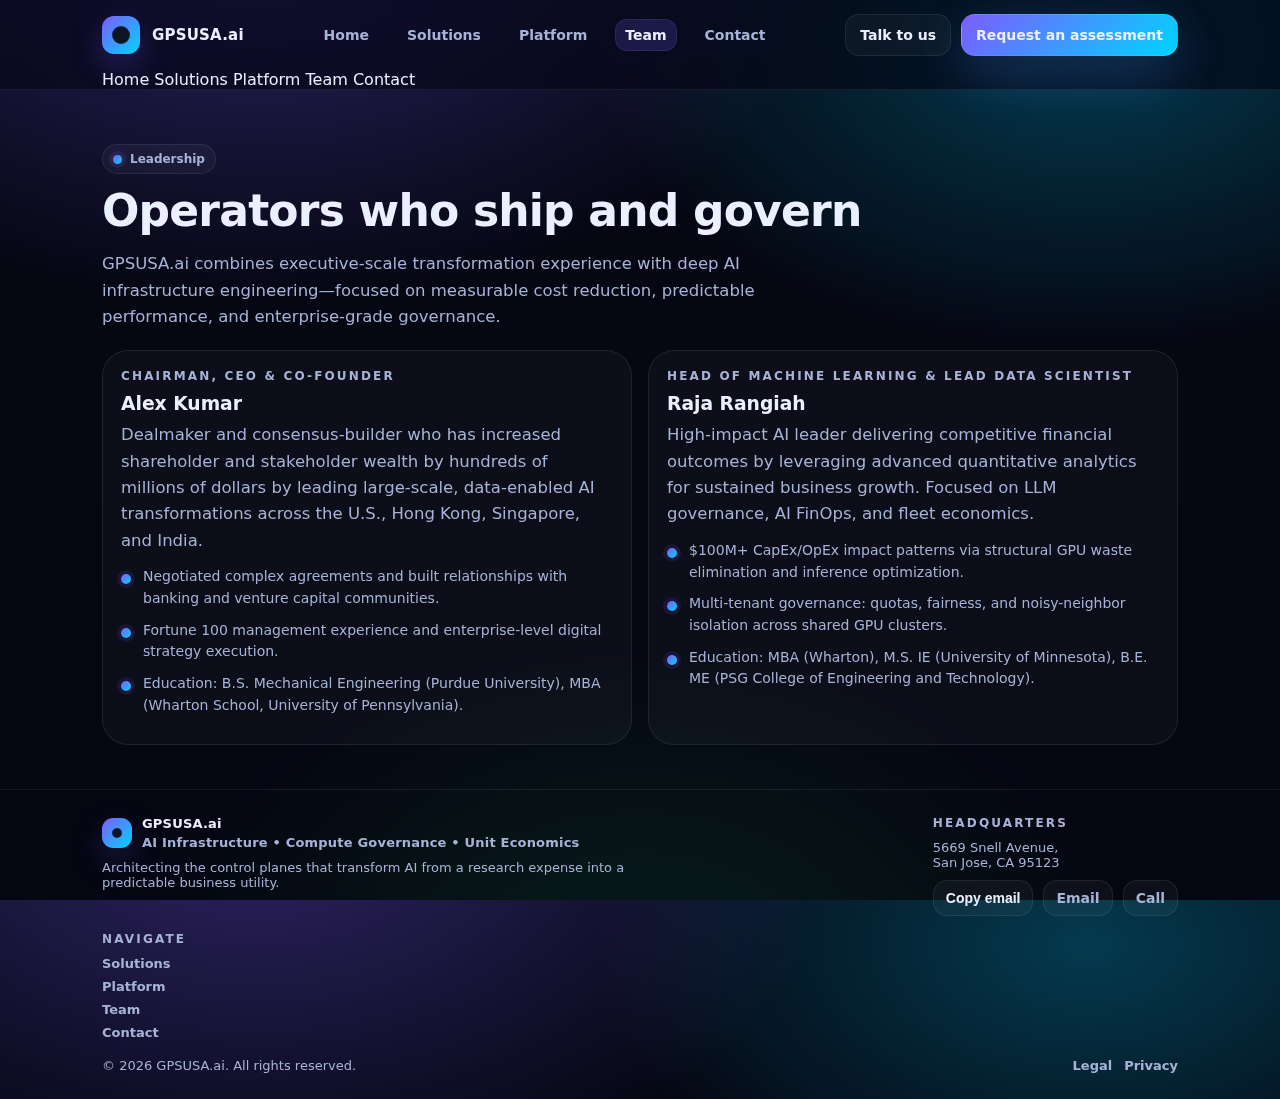
<file: team.html>
<!doctype html>
<html lang="en">
<head>
  <meta charset="utf-8">
  <meta name="viewport" content="width=device-width, initial-scale=1">
  <title>Team | GPSUSA.ai</title>
  <meta name="description" content="GPSUSA.ai — AI Infrastructure & Compute Governance">
  <link rel="icon" href="assets/favicon.svg">
  <link rel="stylesheet" href="assets/styles.css">
</head>
<body>
  <header class="nav">
    <div class="container">
      <div class="row">
        <a class="brand" href="index.html" aria-label="GPSUSA.ai home">
          <div class="logo" aria-hidden="true"></div>
          <span>GPSUSA.ai</span>
        </a>

        <nav class="navlinks" aria-label="Primary">
          <a href="index.html" class="">Home</a>
<a href="solutions.html" class="">Solutions</a>
<a href="platform.html" class="">Platform</a>
<a href="team.html" class="active">Team</a>
<a href="contact.html" class="">Contact</a>
        </nav>

        <div class="cta">
          <a class="btn" href="contact.html">Talk to us</a>
          <a class="btn primary" href="contact.html#request">Request an assessment</a>
          <button class="btn mobile-toggle" data-mobile-toggle aria-expanded="false" aria-controls="mobile-menu">Menu</button>
        </div>
      </div>
      <div id="mobile-menu" class="mobile-menu" data-mobile-menu aria-label="Mobile">
        <a href="index.html" class="">Home</a>
<a href="solutions.html" class="">Solutions</a>
<a href="platform.html" class="">Platform</a>
<a href="team.html" class="active">Team</a>
<a href="contact.html" class="">Contact</a>
      </div>
    </div>
  </header>

  <main>
    
<section class="section" style="padding-top:54px">
  <div class="container">
    <div class="badge"><span class="dot"></span> Leadership</div>
    <h1 class="h1" style="margin-top:14px">Operators who ship and govern</h1>
    <p class="sub">
      GPSUSA.ai combines executive-scale transformation experience with deep AI infrastructure engineering—focused on measurable
      cost reduction, predictable performance, and enterprise-grade governance.
    </p>

    <div class="split" style="margin-top:20px">
      <div class="block">
        <div class="smallcaps">Chairman, CEO & Co-Founder</div>
        <h3 style="margin-top:10px">Alex Kumar</h3>
        <p class="sub" style="margin:0">
          Dealmaker and consensus-builder who has increased shareholder and stakeholder wealth by hundreds of millions of dollars by
          leading large-scale, data-enabled AI transformations across the U.S., Hong Kong, Singapore, and India.
        </p>
        <ul class="list">
          <li>Negotiated complex agreements and built relationships with banking and venture capital communities.</li>
          <li>Fortune 100 management experience and enterprise-level digital strategy execution.</li>
          <li>Education: B.S. Mechanical Engineering (Purdue University), MBA (Wharton School, University of Pennsylvania).</li>
        </ul>
      </div>

      <div class="block">
        <div class="smallcaps">Head of Machine Learning & Lead Data Scientist</div>
        <h3 style="margin-top:10px">Raja Rangiah</h3>
        <p class="sub" style="margin:0">
          High-impact AI leader delivering competitive financial outcomes by leveraging advanced quantitative analytics for
          sustained business growth. Focused on LLM governance, AI FinOps, and fleet economics.
        </p>
        <ul class="list">
          <li>$100M+ CapEx/OpEx impact patterns via structural GPU waste elimination and inference optimization.</li>
          <li>Multi-tenant governance: quotas, fairness, and noisy-neighbor isolation across shared GPU clusters.</li>
          <li>Education: MBA (Wharton), M.S. IE (University of Minnesota), B.E. ME (PSG College of Engineering and Technology).</li>
        </ul>
      </div>
    </div>
  </div>
</section>

  </main>

  <footer class="footer">
    <div class="container">
      <div class="row">
        <div>
          <div class="brand" style="gap:10px">
            <div class="logo" style="width:30px;height:30px;border-radius:11px"></div>
            <div>
              <div style="font-weight:900;color:var(--text);">GPSUSA.ai</div>
              <div style="margin-top:4px">AI Infrastructure • Compute Governance • Unit Economics</div>
            </div>
          </div>
          <div style="margin-top:10px; max-width:72ch">
            Architecting the control planes that transform AI from a research expense into a predictable business utility.
          </div>
        </div>
        <div style="min-width:240px">
          <div class="smallcaps">Headquarters</div>
          <div style="margin-top:10px">
            5669 Snell Avenue,<br>San Jose, CA 95123
          </div>
          <div style="margin-top:10px; display:flex; gap:10px; flex-wrap:wrap">
            <button class="btn" data-copy="info@gpscorpusa.com" style="padding:9px 12px">Copy email</button>
            <a class="btn" href="mailto:info@gpscorpusa.com" style="padding:9px 12px">Email</a>
            <a class="btn" href="tel:+14089073906" style="padding:9px 12px">Call</a>
          </div>
        </div>
        <div style="min-width:220px">
          <div class="smallcaps">Navigate</div>
          <div style="margin-top:10px; display:grid; gap:8px">
            <a href="solutions.html">Solutions</a>
            <a href="platform.html">Platform</a>
            <a href="team.html">Team</a>
            <a href="contact.html">Contact</a>
          </div>
        </div>
      </div>

      <div style="margin-top:18px; display:flex; justify-content:space-between; gap:12px; flex-wrap:wrap">
        <div>© 2026 GPSUSA.ai. All rights reserved.</div>
        <div style="display:flex; gap:12px">
          <a href="contact.html#legal">Legal</a>
          <a href="contact.html#privacy">Privacy</a>
        </div>
      </div>
    </div>
  </footer>

  <script src="assets/app.js"></script>
</body>
</html>
</file>
<file: assets/styles.css>
:root{
  --bg:#070A12;
  --card:#0E1426;
  --card2:#0B1020;
  --text:#EAF0FF;
  --muted:#A7B3D6;
  --line:rgba(255,255,255,.08);
  --brand:#7C5CFF;
  --brand2:#00D4FF;
  --good:#22C55E;
  --warn:#FBBF24;
  --shadow: 0 18px 60px rgba(0,0,0,.55);
  --radius: 18px;
  --radius2: 26px;
  --max: 1120px;
  --font: ui-sans-serif, system-ui, -apple-system, Segoe UI, Roboto, Helvetica, Arial, "Apple Color Emoji","Segoe UI Emoji";
}
*{box-sizing:border-box}
html,body{height:100%}
body{
  margin:0;
  font-family:var(--font);
  color:var(--text);
  background: radial-gradient(1000px 650px at 20% -10%, rgba(124,92,255,.35), transparent 60%),
              radial-gradient(900px 550px at 85% 5%, rgba(0,212,255,.25), transparent 55%),
              radial-gradient(900px 650px at 50% 110%, rgba(34,197,94,.12), transparent 55%),
              linear-gradient(180deg, #050713 0%, #050713 35%, #040611 100%);
  overflow-x:hidden;
}
a{color:inherit;text-decoration:none}
.container{max-width:var(--max); margin:0 auto; padding:0 22px;}
.nav{
  position:sticky; top:0; z-index:50;
  backdrop-filter:saturate(140%) blur(12px);
  background:rgba(5,7,19,.70);
  border-bottom:1px solid var(--line);
}
.nav .row{display:flex; align-items:center; justify-content:space-between; padding:14px 0;}
.brand{display:flex; align-items:center; gap:12px; font-weight:700; letter-spacing:.2px;}
.logo{
  width:38px; height:38px; border-radius:12px;
  background: linear-gradient(135deg, rgba(124,92,255,1), rgba(0,212,255,1));
  box-shadow: 0 12px 30px rgba(124,92,255,.25);
  position:relative;
}
.logo:after{
  content:""; position:absolute; inset:10px;
  border-radius:10px;
  background:rgba(7,10,18,.92);
  box-shadow: inset 0 0 0 1px rgba(255,255,255,.08);
}
.brand span{font-size:15px}
.navlinks{display:flex; gap:18px; align-items:center;}
.navlinks a{color:var(--muted); font-weight:600; font-size:14px; padding:8px 10px; border-radius:12px;}
.navlinks a:hover{color:var(--text); background:rgba(255,255,255,.06)}
.navlinks a.active{color:var(--text); background:rgba(124,92,255,.18); box-shadow: inset 0 0 0 1px rgba(124,92,255,.18);}
.cta{display:flex; gap:10px; align-items:center;}
.btn{
  display:inline-flex; align-items:center; justify-content:center; gap:10px;
  padding:12px 14px;
  border-radius:14px;
  border:1px solid var(--line);
  background:rgba(255,255,255,.04);
  color:var(--text);
  font-weight:700;
  font-size:14px;
  transition: transform .12s ease, background .12s ease, border-color .12s ease, filter .12s ease;
  cursor:pointer;
}
.btn:hover{transform:translateY(-1px); background:rgba(255,255,255,.06); border-color:rgba(255,255,255,.12)}
.btn.primary{
  background: linear-gradient(135deg, rgba(124,92,255,1), rgba(0,212,255,1));
  border-color: rgba(255,255,255,.10);
  box-shadow: 0 18px 55px rgba(0,212,255,.12), 0 18px 55px rgba(124,92,255,.18);
}
.btn.primary:hover{filter:brightness(1.05)}
.badge{
  display:inline-flex; align-items:center; gap:8px;
  padding:7px 10px;
  border-radius:999px;
  background: rgba(255,255,255,.04);
  border:1px solid var(--line);
  color:var(--muted);
  font-weight:700;
  font-size:12px;
}
.dot{
  width:9px; height:9px; border-radius:99px;
  background: linear-gradient(135deg, var(--brand), var(--brand2));
  box-shadow: 0 0 0 4px rgba(124,92,255,.14);
}

/* Elite hero motion */
.hero{padding:64px 0 26px; position:relative}
.hero-bg{position:absolute; inset:-140px -120px -120px -120px; pointer-events:none; overflow:hidden; z-index:-1;}
.orb{position:absolute; width:520px; height:520px; border-radius:999px; filter: blur(40px); opacity:.35; transform: translate3d(0,0,0); animation: floaty 10s ease-in-out infinite;}
.orb.one{left:-120px; top:60px; background: radial-gradient(circle at 30% 30%, rgba(124,92,255,.95), transparent 60%);}
.orb.two{right:-180px; top:10px; background: radial-gradient(circle at 30% 30%, rgba(0,212,255,.85), transparent 60%); animation-duration: 12s;}
.orb.three{left:30%; bottom:-220px; background: radial-gradient(circle at 30% 30%, rgba(34,197,94,.65), transparent 60%); animation-duration: 14s;}
@keyframes floaty{0%{transform: translate3d(0,0,0) scale(1)}50%{transform: translate3d(0,-18px,0) scale(1.02)}100%{transform: translate3d(0,0,0) scale(1)}}
@media (prefers-reduced-motion: reduce){.orb{animation:none}}

.grid{display:grid; grid-template-columns: 1.2fr .8fr; gap: 26px; align-items:stretch;}
.h1{font-size:44px; line-height:1.06; margin:16px 0 12px; letter-spacing:-.8px;}
.sub{color:var(--muted); font-size:16.5px; line-height:1.6; max-width: 64ch;}

.kpis{display:flex; flex-wrap:wrap; gap:12px; margin-top:18px}
.kpi{padding:10px 12px; border-radius:14px; border:1px solid var(--line); background: rgba(255,255,255,.035); color:var(--muted); font-weight:700; font-size:13px;}
.kpi b{color:var(--text)}
.panel{border:1px solid var(--line); border-radius:var(--radius2); background: linear-gradient(180deg, rgba(14,20,38,.82), rgba(11,16,32,.70)); box-shadow: var(--shadow); padding:18px; position:relative; overflow:hidden;}
.panel:before{content:""; position:absolute; inset:-2px; background: radial-gradient(450px 220px at 35% 15%, rgba(124,92,255,.20), transparent 60%), radial-gradient(520px 260px at 85% 25%, rgba(0,212,255,.16), transparent 60%); pointer-events:none;}
.panel .inner{position:relative}
.mini-title{color:var(--muted); font-weight:800; font-size:12px; letter-spacing:.18em; text-transform:uppercase}
.stat{display:flex; gap:14px; padding:14px 0; border-top:1px solid var(--line)}
.stat:first-of-type{border-top:none}
.stat .num{width:52px; height:52px; border-radius:18px; background: rgba(255,255,255,.05); border:1px solid var(--line); display:flex; align-items:center; justify-content:center; font-weight:900; color:var(--text);}
.stat h3{margin:0; font-size:15px}
.stat p{margin:6px 0 0; color:var(--muted); font-size:13.5px; line-height:1.5}

.section{padding:44px 0}
.section h2{margin:0 0 10px; font-size:28px; letter-spacing:-.3px}
.section p.lead{margin:0 0 18px; color:var(--muted); line-height:1.7; max-width:75ch}

.cards{display:grid; grid-template-columns: repeat(3, 1fr); gap:14px}
.card{border:1px solid var(--line); border-radius:var(--radius); background: rgba(255,255,255,.03); padding:18px; position:relative; overflow:hidden; transition: transform .15s ease, border-color .15s ease, background .15s ease;}
.card:hover{transform: translateY(-2px); border-color: rgba(255,255,255,.14); background:rgba(255,255,255,.04)}
.card .icon{width:42px; height:42px; border-radius:16px; background: rgba(124,92,255,.18); border:1px solid rgba(124,92,255,.22); display:flex; align-items:center; justify-content:center; margin-bottom:12px;}
.card h3{margin:0 0 8px; font-size:16px}
.card p{margin:0; color:var(--muted); font-size:14px; line-height:1.6}

.split{display:grid; grid-template-columns: 1fr 1fr; gap:16px}
.block{border:1px solid var(--line); border-radius:var(--radius2); background: rgba(255,255,255,.03); padding:18px;}
.block h3{margin:0 0 8px}
.list{margin:12px 0 0; padding:0; list-style:none}
.list li{margin:10px 0; padding-left:22px; position:relative; color:var(--muted); line-height:1.55; font-size:14px;}
.list li:before{content:""; position:absolute; left:0; top:8px; width:10px; height:10px; border-radius:99px; background: linear-gradient(135deg, var(--brand), var(--brand2)); box-shadow: 0 0 0 4px rgba(124,92,255,.12);}

/* CFO dashboard hero */
.dash{display:grid; grid-template-columns: 1fr; gap:12px; margin-top:12px;}
.metric-row{display:grid; grid-template-columns: 1fr 1fr; gap:12px;}
.metric{border:1px solid var(--line); border-radius:18px; background: rgba(255,255,255,.03); padding:14px; position:relative; overflow:hidden;}
.metric:before{content:""; position:absolute; inset:-2px; background: radial-gradient(260px 140px at 30% 20%, rgba(124,92,255,.18), transparent 60%); opacity:.9; pointer-events:none;}
.metric .top{position:relative; display:flex; justify-content:space-between; align-items:flex-start; gap:10px}
.metric .label{color:var(--muted); font-weight:800; font-size:12px; letter-spacing:.12em; text-transform:uppercase}
.metric .value{font-weight:950; font-size:22px; letter-spacing:-.2px}
.metric .hint{position:relative; margin-top:4px; color:var(--muted); font-size:13px; line-height:1.45}
.spark{position:relative; width:96px; height:40px; opacity:.95}
.spark path{fill:none; stroke-width:2.2; stroke-linecap:round; stroke-linejoin:round; stroke:url(#grad)}
.spark .fade{opacity:.35}

/* Interactive architecture diagram */
.arch{border:1px solid var(--line); border-radius:var(--radius2); background: rgba(255,255,255,.02); padding:18px; overflow:hidden; position:relative;}
.arch svg{width:100%; height:auto; display:block}
.node{cursor:pointer}
.node rect{fill: rgba(255,255,255,.03); stroke: rgba(255,255,255,.10); stroke-width:1.2}
.node:hover rect{stroke: rgba(255,255,255,.22)}
.node text{fill: var(--text); font-weight:850; font-size:14px}
.node .subt{fill: var(--muted); font-weight:700; font-size:12px}
.edge{stroke: rgba(255,255,255,.12); stroke-width:1.2}
.modal{position:fixed; inset:0; display:none; align-items:center; justify-content:center; padding:18px; background: rgba(0,0,0,.55); backdrop-filter: blur(8px); z-index:100;}
.modal.open{display:flex}
.modal-card{max-width: 760px; width: 100%; border:1px solid var(--line); border-radius: 22px; background: linear-gradient(180deg, rgba(14,20,38,.92), rgba(11,16,32,.92)); box-shadow: var(--shadow); padding:18px;}
.modal-head{display:flex; align-items:flex-start; justify-content:space-between; gap:12px}
.modal-title{font-weight:950; font-size:18px; letter-spacing:-.2px}
.modal-desc{color:var(--muted); margin-top:6px; line-height:1.6}
.modal-close{padding:9px 12px}

/* footer + forms */
.footer{border-top:1px solid var(--line); padding:26px 0; color:var(--muted); font-size:13px;}
.footer .row{display:flex; align-items:flex-start; justify-content:space-between; gap:16px; flex-wrap:wrap}
.footer a{color:var(--muted); font-weight:700}
.footer a:hover{color:var(--text)}
.form{display:grid; gap:12px;}
.input, .textarea{width:100%; padding:12px 13px; border-radius:14px; border:1px solid var(--line); background: rgba(255,255,255,.03); color:var(--text); outline:none;}
.textarea{min-height:130px; resize:vertical}
.note{color:var(--muted); font-size:12.5px; line-height:1.5}
.smallcaps{color:var(--muted); font-weight:800; font-size:12px; letter-spacing:.18em; text-transform:uppercase}

.mobile-toggle{display:none}
@media (max-width: 920px){
  .grid{grid-template-columns:1fr; gap:16px}
  .h1{font-size:38px}
  .cards{grid-template-columns:1fr; }
  .split{grid-template-columns:1fr}
  .metric-row{grid-template-columns:1fr}
}
@media (max-width: 720px){
  .navlinks{display:none}
  .mobile-toggle{display:inline-flex}
  .mobile-menu{display:none; border-top:1px solid var(--line); padding:10px 0 14px;}
  .mobile-menu a{display:block; padding:10px 10px; border-radius:14px; color:var(--muted); font-weight:700}
  .mobile-menu a:hover{color:var(--text); background:rgba(255,255,255,.06)}
  .mobile-menu a.active{color:var(--text); background:rgba(124,92,255,.18)}
}
</file>
